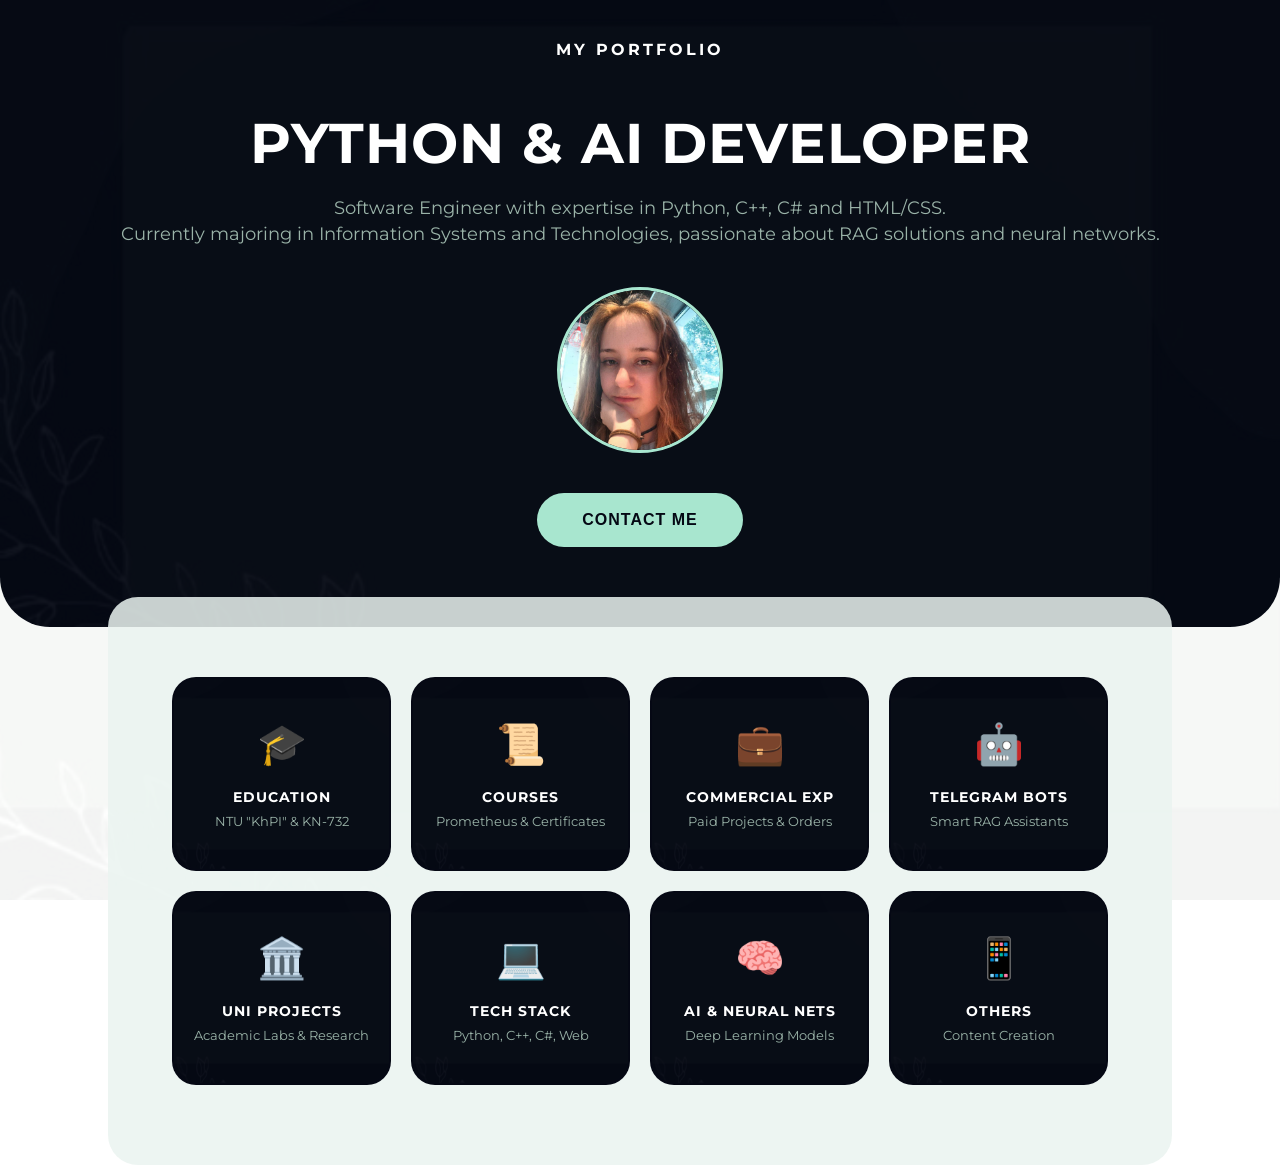
<file: index.html>
<!DOCTYPE html>
<html lang="en">
<head>
    <meta charset="UTF-8">
    <meta name="viewport" content="width=device-width, initial-scale=1.0">
    <title>MY PORTFOLIO | Viktoriia Roslav</title>
    <link href="https://fonts.googleapis.com/css2?family=Montserrat:wght@400;500;700&family=Playfair+Display:ital,wght@0,600;1,600&display=swap" rel="stylesheet">
    <link rel="stylesheet" href="style.css">
</head>
<body>

<img src="img/background.jpg" alt="" class="bg-image-preloader">

<div class="portfolio-wrapper">
    
    <header class="hero-section">
        <div class="top-logo">MY PORTFOLIO</div>
        
        <div class="hero-content">
            <h1>PYTHON & AI DEVELOPER</h1>
            <p class="slogan">
                Software Engineer with expertise in Python, C++, C# and HTML/CSS.<br>
                Currently majoring in Information Systems and Technologies, passionate about RAG solutions and neural networks.
            </p>
            
            <div class="portrait-container">
                <img src="img/avatar.jpg" alt="Viktoriia Roslav" class="avatar-image">
            </div>
            
            <button class="primary-btn">CONTACT ME</button>
        </div>
    </header>

    <section class="bottom-section">
        <div class="cards-grid">
            
            <a href="templates/pages/education.html" class="dark-card">
                <span class="card-icon">🎓</span>
                <h3>EDUCATION</h3>
                <p>NTU "KhPI" & KN-732</p>
            </a>

            <a href="templates/pages/courses.html" class="dark-card">
                <span class="card-icon">📜</span>
                <h3>COURSES</h3>
                <p>Prometheus & Certificates</p>
            </a>

            <a href="templates/pages/commercial.html" class="dark-card">
                <span class="card-icon">💼</span>
                <h3>COMMERCIAL EXP</h3>
                <p>Paid Projects & Orders</p>
            </a>

            <a href="templates/pages/telegram-bots.html" class="dark-card">
                <span class="card-icon">🤖</span>
                <h3>TELEGRAM BOTS</h3>
                <p>Smart RAG Assistants</p>
            </a>

            <a href="templates/pages/university-projects.html" class="dark-card">
                <span class="card-icon">🏛️</span>
                <h3>UNI PROJECTS</h3>
                <p>Academic Labs & Research</p>
            </a>

            <a href="templates/pages/tech-stack.html" class="dark-card">
                <span class="card-icon">💻</span>
                <h3>TECH STACK</h3>
                <p>Python, C++, C#, Web</p>
            </a>

            <a href="templates/pages/ai-neural.html" class="dark-card">
                <span class="card-icon">🧠</span>
                <h3>AI & NEURAL NETS</h3>
                <p>Deep Learning Models</p>
            </a>

            <a href="templates/pages/others.html" class="dark-card">
                <span class="card-icon">📱</span>
                <h3>OTHERS</h3>
                <p>Content Creation</p>
            </a>

        </div>
    </section>

</div>

</body>
</html>
</file>
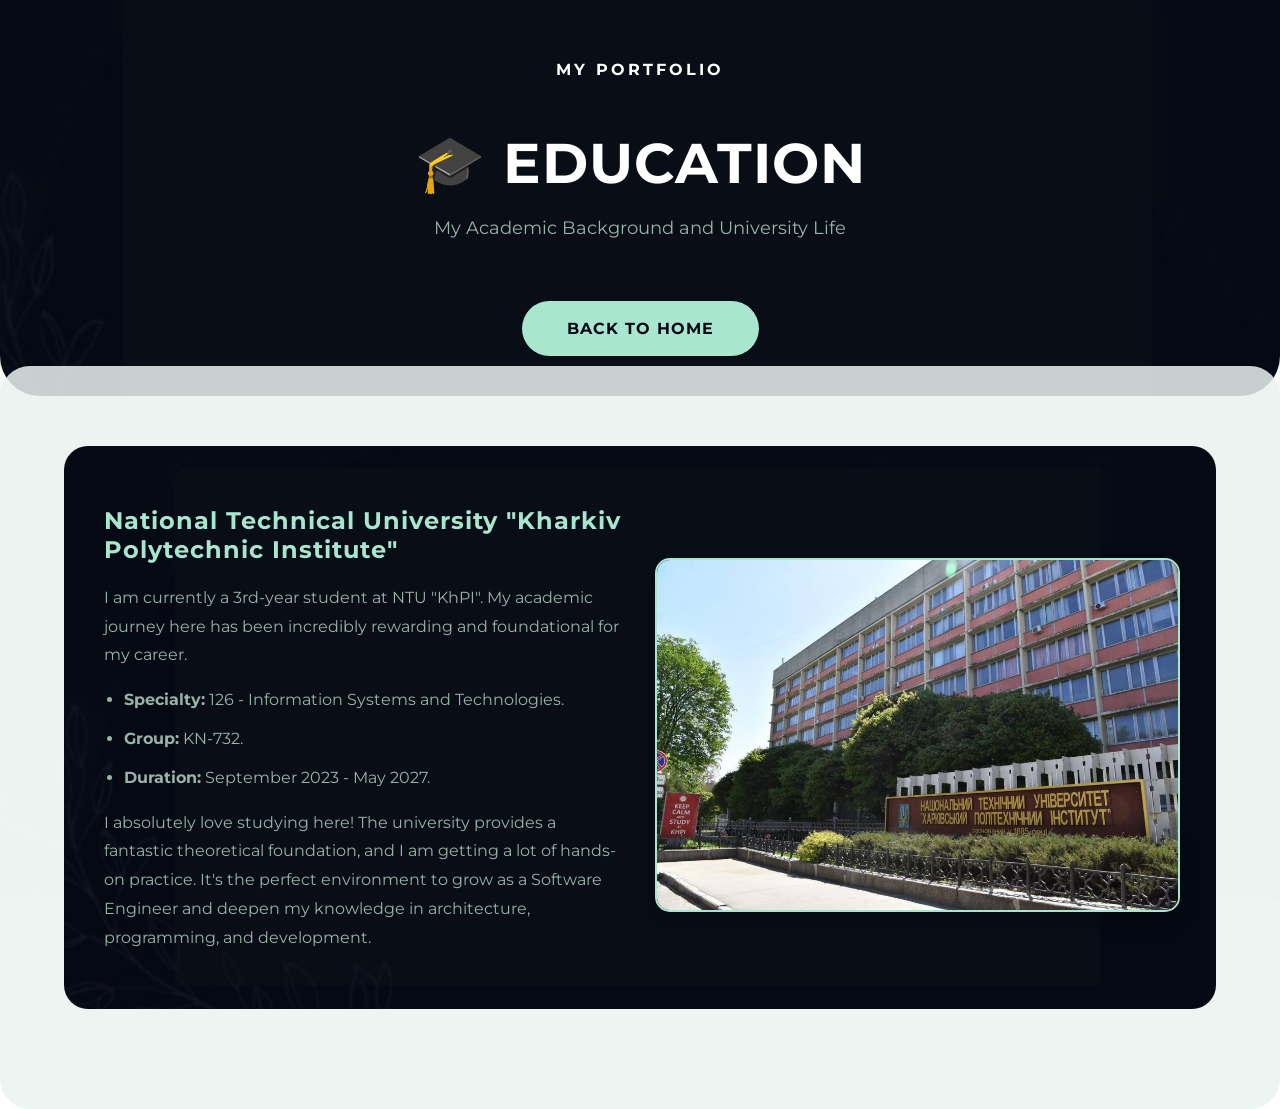
<file: templates/pages/education.html>
<!DOCTYPE html>
<html lang="en">
<head>
    <meta charset="UTF-8">
    <meta name="viewport" content="width=device-width, initial-scale=1.0">
    <title>Education | Viktoriia Roslav</title>
    <link href="https://fonts.googleapis.com/css2?family=Montserrat:wght@400;500;700&display=swap" rel="stylesheet">
    <link rel="stylesheet" href="../../style.css">
</head>
<body>

<img src="../../img/background.jpg" alt="" class="bg-image-preloader">

<div class="portfolio-wrapper">
    <header class="hero-section inner-hero">
        <div class="top-logo">MY PORTFOLIO</div>
        <div class="hero-content">
            <h1>🎓 EDUCATION</h1>
            <p class="slogan">My Academic Background and University Life</p>
            <a href="../../index.html" class="primary-btn back-btn">BACK TO HOME</a>
        </div>
    </header>

    <section class="bottom-section">
        <div class="content-box">
            <div class="split-layout">
                <div class="text-side">
                    <h2>National Technical University "Kharkiv Polytechnic Institute"</h2>
                    <p>I am currently a 3rd-year student at NTU "KhPI". My academic journey here has been incredibly rewarding and foundational for my career.</p>
                    <ul>
                        <li><strong>Specialty:</strong> 126 - Information Systems and Technologies.</li>
                        <li><strong>Group:</strong> KN-732.</li>
                        <li><strong>Duration:</strong> September 2023 - May 2027.</li>
                    </ul>
                    <p>I absolutely love studying here! The university provides a fantastic theoretical foundation, and I am getting a lot of hands-on practice. It's the perfect environment to grow as a Software Engineer and deepen my knowledge in architecture, programming, and development.</p>
                </div>
                <div class="img-side">
                    <img src="../../img/Khpi.jpg" alt="NTU KhPI Building">
                </div>
            </div>
        </div>
    </section>
</div>

</body>
</html>
</file>
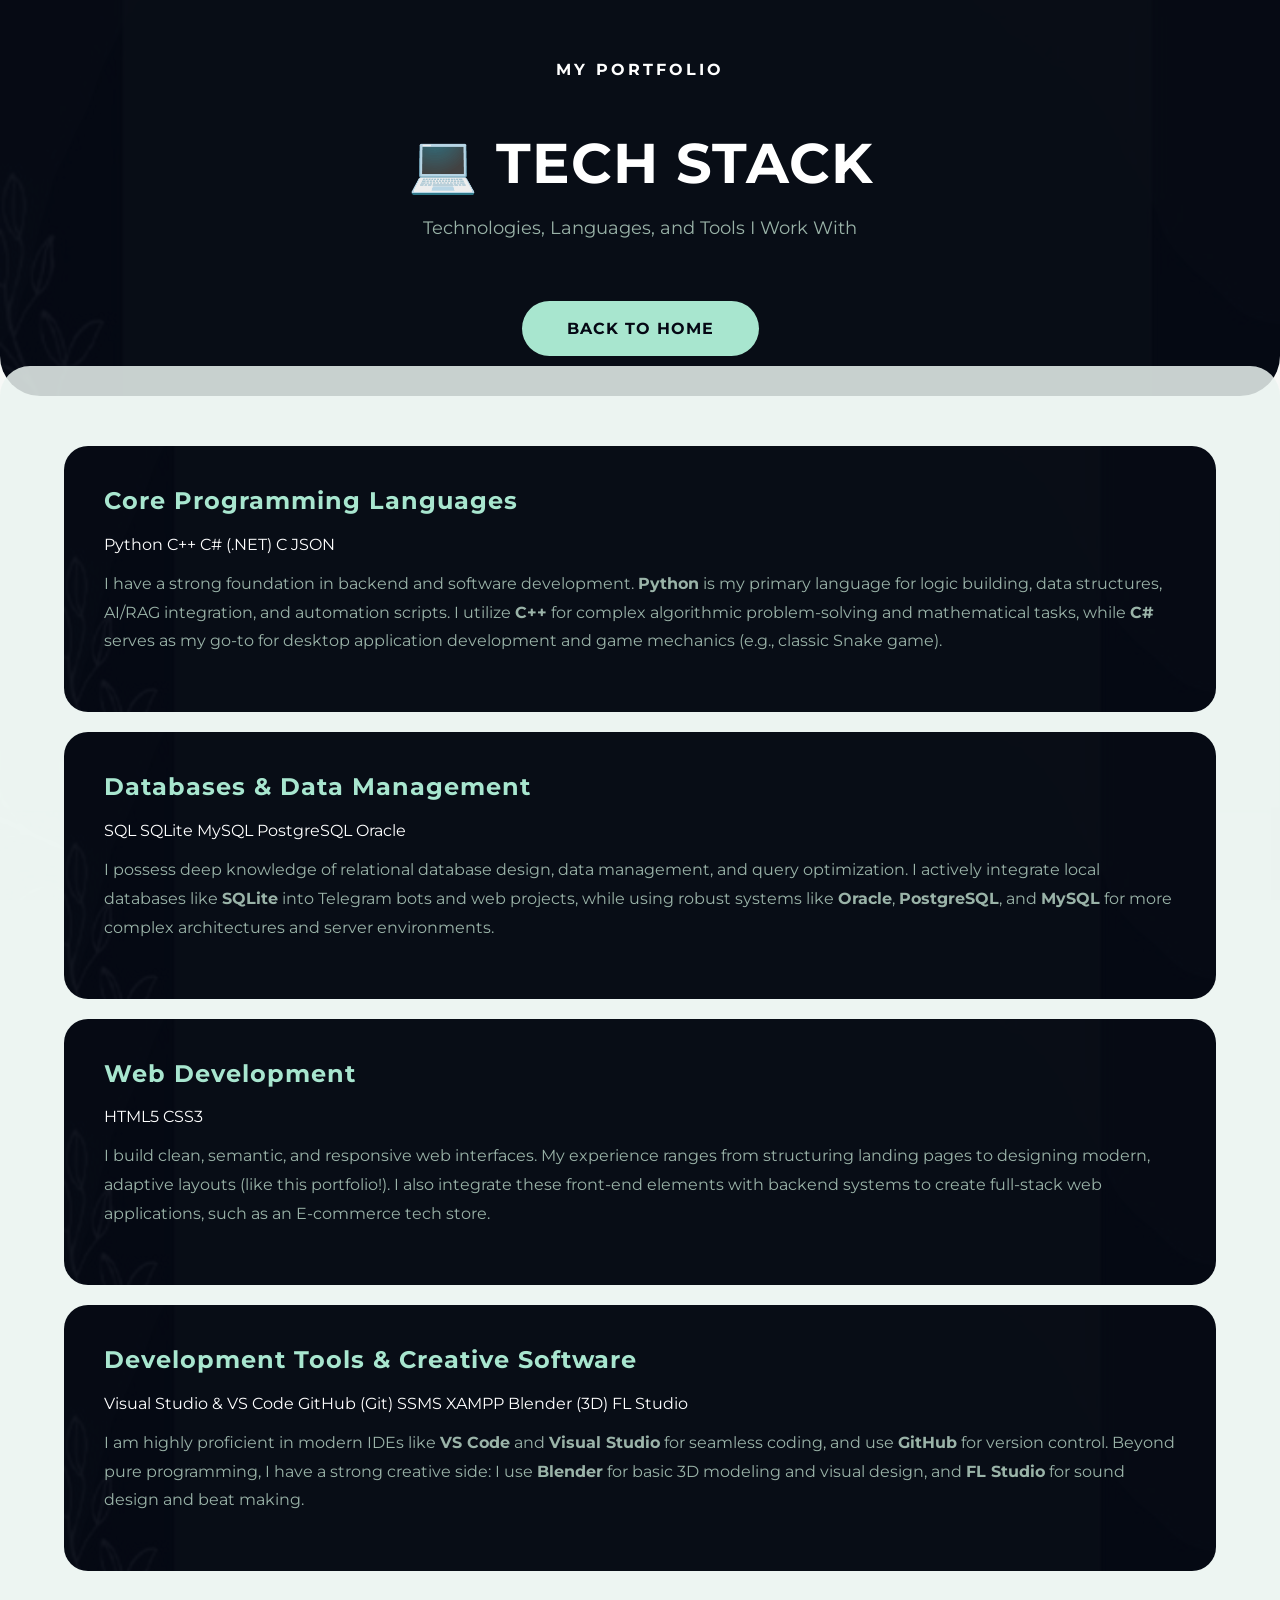
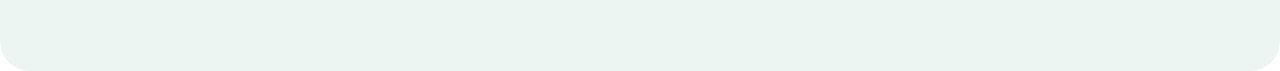
<file: templates/pages/tech-stack.html>
<!DOCTYPE html>
<html lang="en">
<head>
    <meta charset="UTF-8">
    <meta name="viewport" content="width=device-width, initial-scale=1.0">
    <title>Tech Stack | Viktoria Roslav</title>
    <link href="https://fonts.googleapis.com/css2?family=Montserrat:wght@400;500;700&display=swap" rel="stylesheet">
    <link rel="stylesheet" href="../../style.css">
</head>
<body>

<img src="../../img/background.jpg" alt="" class="bg-image-preloader">

<div class="portfolio-wrapper">
    <header class="hero-section inner-hero">
        <div class="top-logo">MY PORTFOLIO</div>
        <div class="hero-content">
            <h1>💻 TECH STACK</h1>
            <p class="slogan">Technologies, Languages, and Tools I Work With</p>
            <a href="../../index.html" class="primary-btn back-btn">BACK TO HOME</a>
        </div>
    </header>

    <section class="bottom-section">
        
        <div class="content-box">
            <h2>Core Programming Languages</h2>
            <div class="tech-stack-tags">
                <span class="tech-tag">Python</span>
                <span class="tech-tag">C++</span>
                <span class="tech-tag">C# (.NET)</span>
                <span class="tech-tag">C</span>
                <span class="tech-tag">JSON</span>
            </div>
            <p>I have a strong foundation in backend and software development. <strong>Python</strong> is my primary language for logic building, data structures, AI/RAG integration, and automation scripts. I utilize <strong>C++</strong> for complex algorithmic problem-solving and mathematical tasks, while <strong>C#</strong> serves as my go-to for desktop application development and game mechanics (e.g., classic Snake game).</p>
        </div>

        <div class="content-box">
            <h2>Databases & Data Management</h2>
            <div class="tech-stack-tags">
                <span class="tech-tag">SQL</span>
                <span class="tech-tag">SQLite</span>
                <span class="tech-tag">MySQL</span>
                <span class="tech-tag">PostgreSQL</span>
                <span class="tech-tag">Oracle</span>
            </div>
            <p>I possess deep knowledge of relational database design, data management, and query optimization. I actively integrate local databases like <strong>SQLite</strong> into Telegram bots and web projects, while using robust systems like <strong>Oracle</strong>, <strong>PostgreSQL</strong>, and <strong>MySQL</strong> for more complex architectures and server environments.</p>
        </div>

        <div class="content-box">
            <h2>Web Development</h2>
            <div class="tech-stack-tags">
                <span class="tech-tag">HTML5</span>
                <span class="tech-tag">CSS3</span>
            </div>
            <p>I build clean, semantic, and responsive web interfaces. My experience ranges from structuring landing pages to designing modern, adaptive layouts (like this portfolio!). I also integrate these front-end elements with backend systems to create full-stack web applications, such as an E-commerce tech store.</p>
        </div>

        <div class="content-box">
            <h2>Development Tools & Creative Software</h2>
            <div class="tech-stack-tags">
                <span class="tech-tag">Visual Studio & VS Code</span>
                <span class="tech-tag">GitHub (Git)</span>
                <span class="tech-tag">SSMS</span>
                <span class="tech-tag">XAMPP</span>
                <span class="tech-tag">Blender (3D)</span>
                <span class="tech-tag">FL Studio</span>
            </div>
            <p>I am highly proficient in modern IDEs like <strong>VS Code</strong> and <strong>Visual Studio</strong> for seamless coding, and use <strong>GitHub</strong> for version control. Beyond pure programming, I have a strong creative side: I use <strong>Blender</strong> for basic 3D modeling and visual design, and <strong>FL Studio</strong> for sound design and beat making.</p>
        </div>

    </section>
</div>

</body>
</html>
</file>
<file: style.css>
@import url('https://fonts.googleapis.com/css2?family=Montserrat:wght@400;500;700&family=Playfair+Display:ital,wght@0,600;1,600&display=swap');

:root {
    /* Возвращаем очень глубокий темно-синий (почти черный) */
    --deep-dark-blue: #050814; 
    
    /* Оставляем мятный для кнопок и акцентов */
    --btn-green: #a8e6cf; 
    --light-green-bg: #eaf4f0; 
    --text-white: #ffffff;
    --text-muted: #9ab3a8;
    --light-green-transparent: rgba(234, 244, 240, 0.85); 
}

body {
    margin: 0;
    font-family: 'Montserrat', sans-serif;
    color: var(--deep-dark-blue);
    background-color: transparent; 
}

/* ФОН НА ВЕСЬ САЙТ (5%) */
body::after {
    content: "";
    position: fixed;
    top: 0;
    left: 0;
    width: 100%;
    height: 100%;
    z-index: -2;
    background-image: url('background.jpg'); 
    background-size: cover;
    background-position: center;
    background-repeat: no-repeat;
    opacity: 0.05; /* Ровно 5% прозрачности */
}

.bg-image-preloader { display: none; }

.portfolio-wrapper {
    display: flex;
    flex-direction: column;
    min-height: 100vh;
    position: relative;
    z-index: 1; 
}

/* --- ВЕРХНИЙ БЛОК --- */
.hero-section {
    position: relative; 
    background-color: var(--deep-dark-blue); /* Темно-синий фон */
    color: var(--text-white);
    padding: 40px 20px 80px;
    text-align: center;
    border-radius: 0 0 50px 50px;
    overflow: hidden; 
}

/* Магия: Фото с 5% прозрачностью для верхнего блока */
.hero-section::before {
    content: "";
    position: absolute;
    top: 0; left: 0; width: 100%; height: 100%;
    background-image: url('background.jpg');
    background-size: cover;
    background-position: center;
    opacity: 0.05; /* Ровно 5% прозрачности */
    z-index: 0;
}

/* Поднимаем весь текст и фото над фоном */
.hero-section > * {
    position: relative;
    z-index: 1;
}

.top-logo {
    font-family: 'Montserrat', sans-serif;
    font-size: 1rem;
    font-weight: 700;
    letter-spacing: 3px;
    color: var(--text-white);
    margin-bottom: 50px;
}

.hero-content h1 {
    font-size: 3.5rem;
    font-weight: 700;
    margin: 0 0 15px 0;
    letter-spacing: 1px;
}

.slogan {
    color: var(--text-muted);
    font-size: 1.1rem;
    margin-bottom: 40px;
    line-height: 1.5;
}

/* --- АВАТАРКА --- */
.portrait-container {
    width: 160px;
    height: 160px;
    background-color: #0a0f24; /* Темно-синий фон-заглушка под фото */
    border: 3px solid var(--btn-green);
    border-radius: 50%;
    margin: 0 auto 40px auto;
    display: flex;
    align-items: center;
    justify-content: center;
    overflow: hidden; 
}

.avatar-image {
    width: 100%;
    height: 100%;
    object-fit: cover; 
}

.primary-btn {
    background-color: var(--btn-green);
    color: var(--deep-dark-blue);
    border: none;
    padding: 18px 45px;
    border-radius: 30px;
    font-weight: 700;
    font-size: 1rem;
    letter-spacing: 1px;
    cursor: pointer;
    transition: transform 0.3s ease, box-shadow 0.3s ease;
}

.primary-btn:hover {
    transform: translateY(-3px);
    box-shadow: 0 10px 20px rgba(168, 230, 207, 0.3);
}

/* --- НИЖНИЙ БЛОК --- */
.bottom-section {
    padding: 80px 5%;
    max-width: 1200px;
    margin: 0 auto;
    background-color: var(--light-green-transparent);
    border-radius: 30px; 
    margin-top: -30px; 
    position: relative;
    z-index: 2; 
}

.cards-grid {
    display: grid;
    grid-template-columns: repeat(4, 1fr);
    gap: 20px;
}

/* --- КАРТОЧКИ (8 КНОПОК) --- */
.dark-card {
    position: relative; 
    background-color: var(--deep-dark-blue); /* Темно-синий фон */
    color: var(--text-white);
    border-radius: 24px;
    padding: 40px 20px;
    text-align: center;
    text-decoration: none;
    display: flex;
    flex-direction: column;
    align-items: center;
    justify-content: center;
    transition: transform 0.3s ease, border 0.3s ease;
    border: 2px solid transparent;
    overflow: hidden; 
}

/* Магия: Фото с 5% прозрачностью для каждой кнопки */
.dark-card::before {
    content: "";
    position: absolute;
    top: 0; left: 0; width: 100%; height: 100%;
    background-image: url('background.jpg');
    background-size: cover;
    background-position: center;
    opacity: 0.05; /* Ровно 5% прозрачности */
    z-index: 0;
    transition: opacity 0.3s ease;
}

/* Поднимаем текст в карточках над фоном */
.dark-card > * {
    position: relative;
    z-index: 1;
}

.dark-card:hover {
    transform: translateY(-8px);
    border: 2px solid var(--btn-green);
}

/* При наведении фон внутри карточки становится лишь чуточку заметнее (12%) */
.dark-card:hover::before {
    opacity: 0.12; 
}

.card-icon {
    font-size: 2.5rem;
    margin-bottom: 20px;
}

.dark-card h3 {
    font-size: 0.9rem;
    font-weight: 700;
    letter-spacing: 1px;
    margin: 0 0 8px 0;
}

.dark-card p {
    font-size: 0.8rem;
    color: var(--text-muted);
    margin: 0;
}

/* --- АДАПТИВ --- */
@media (max-width: 1024px) {
    .cards-grid { grid-template-columns: repeat(2, 1fr); }
    .hero-content h1 { font-size: 2.8rem; }
}

@media (max-width: 600px) {
    .cards-grid { grid-template-columns: 1fr; }
    .hero-section { border-radius: 0 0 30px 30px; padding: 30px 20px 60px; }
    .hero-content h1 { font-size: 2.2rem; }
    .bottom-section { padding: 50px 20px; }
}

/* =========================================
   СТИЛИ ДЛЯ ВНУТРЕННИХ СТРАНИЦ И БЛОКОВ
   ========================================= */
.inner-hero {
    padding: 60px 20px 40px;
    border-radius: 0 0 40px 40px;
}

.content-box {
    background-color: var(--deep-dark-blue);
    color: var(--text-white);
    padding: 40px;
    border-radius: 24px;
    margin-bottom: 20px;
    position: relative;
    overflow: hidden;
    text-align: left;
}

.content-box::before {
    content: "";
    position: absolute;
    top: 0; left: 0; width: 100%; height: 100%;
    background-image: url('background.jpg');
    background-size: cover;
    background-position: center;
    opacity: 0.05;
    z-index: 0;
}

.content-box > * { position: relative; z-index: 1; }

.content-box h2 {
    color: var(--btn-green);
    margin-top: 0;
    font-size: 1.5rem;
    letter-spacing: 1px;
}

.content-box p, .content-box ul {
    line-height: 1.8;
    color: var(--text-muted);
    font-size: 1rem;
}

.content-box ul { padding-left: 20px; }
.content-box li { margin-bottom: 10px; }

.back-btn {
    display: inline-block;
    margin-top: 20px;
    text-decoration: none;
}

/* --- СТИЛИ ДЛЯ РАЗДЕЛЕНИЯ ТЕКСТА И ФОТО/PDF --- */
.split-layout {
    display: flex;
    gap: 30px;
    align-items: center;
    margin-top: 20px;
}

.text-side {
    flex: 1;
}

.img-side {
    flex: 1;
    text-align: center;
}

.img-side img, .img-side iframe {
    max-width: 100%;
    width: 100%;
    height: 350px;
    border-radius: 15px;
    border: 2px solid var(--btn-green);
    box-shadow: 0 10px 20px rgba(0,0,0,0.2);
}

.course-item {
    background-color: var(--deep-dark-blue);
    padding: 30px;
    border-radius: 20px;
    margin-bottom: 30px;
    border: 1px solid rgba(168, 230, 207, 0.1);
    position: relative;
    overflow: hidden;
}

@media (max-width: 768px) {
    .split-layout {
        flex-direction: column;
    }
    .img-side iframe, .img-side img {
        height: 250px;
    }
}
</file>
